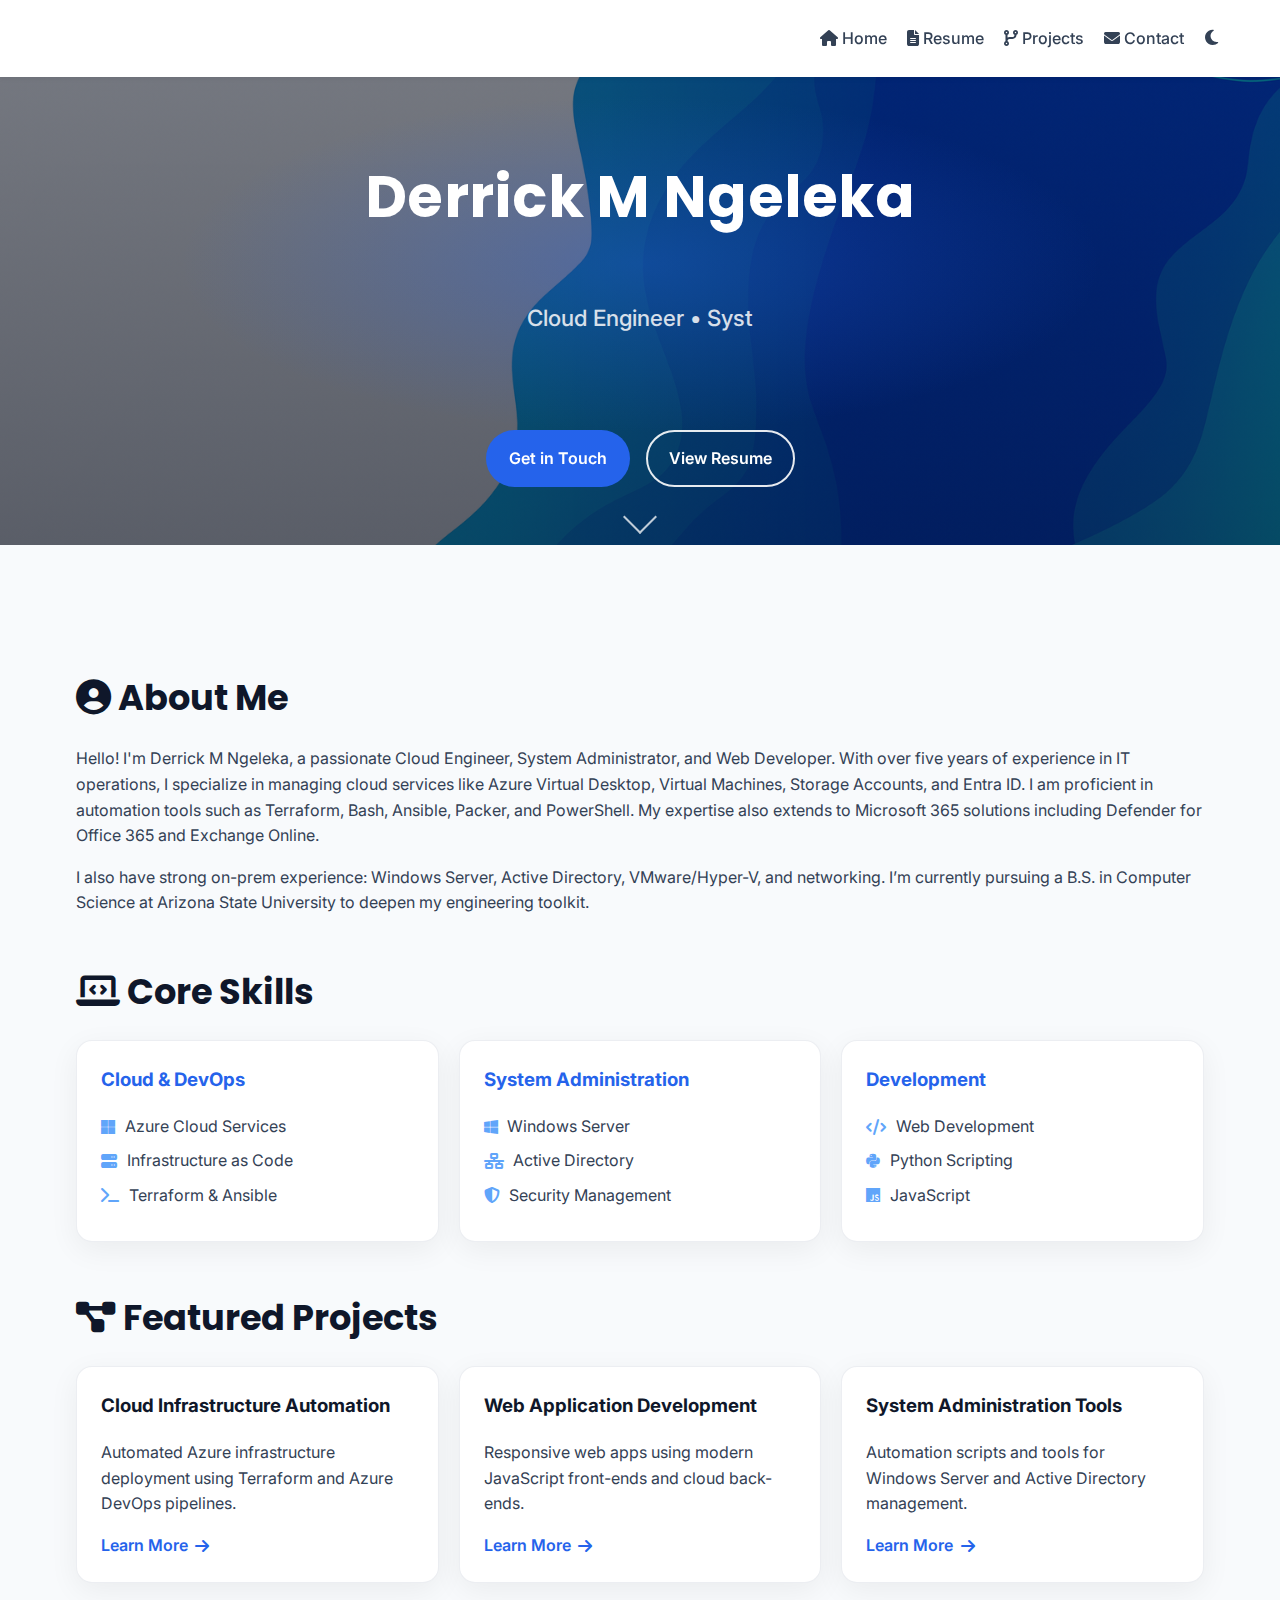
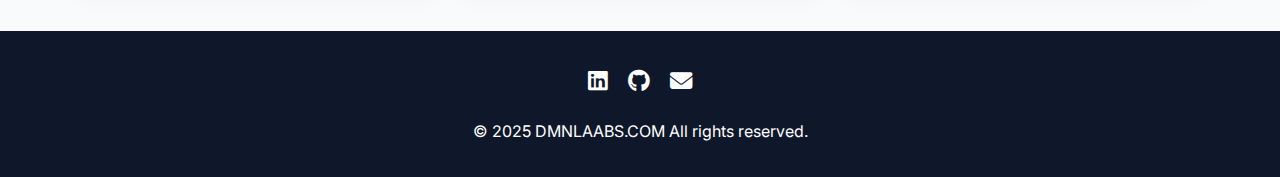
<file: index.html>
<!DOCTYPE html>
<html lang="en">
<head>
  <meta charset="UTF-8" />
  <meta name="viewport" content="width=device-width, initial-scale=1" />
  <meta name="description" content="Derrick M Ngeleka - Cloud Engineer, System Administrator, and Web Developer Portfolio">
  <meta name="color-scheme" content="light dark" />
  <title>Derrick M Ngeleka | Cloud Engineer & System Administrator</title>

  <!-- Fonts / Icons -->
  <link rel="preconnect" href="https://fonts.googleapis.com" />
  <link rel="preconnect" href="https://fonts.gstatic.com" crossorigin />
  <link href="https://fonts.googleapis.com/css2?family=Inter:wght@400;500;600&family=Poppins:wght@500;600;700&display=swap" rel="stylesheet" />
  <link rel="stylesheet" href="https://cdnjs.cloudflare.com/ajax/libs/font-awesome/6.5.2/css/all.min.css" />

  <link rel="stylesheet" href="./assets/src/styles/styles.css" />
  <script src="./assets/src/scripts/main.js" defer></script>
</head>
<body>
  <header class="header" role="banner">
    <nav class="nav" role="navigation" aria-label="Main navigation">
      <button class="nav-toggle" aria-label="Toggle navigation"><span class="hamburger"></span></button>
      <ul class="nav-list">
        <li><a href="index.html" aria-current="page"><i class="fas fa-home"></i> Home</a></li>
        <li><a href="./assets/src/pages/my-resume.html"><i class="fas fa-file-alt"></i> Resume</a></li>
        <li><a href="#projects"><i class="fas fa-code-branch"></i> Projects</a></li>
        <li><a href="./assets/src/pages/contact.html"><i class="fas fa-envelope"></i> Contact</a></li>
      </ul>
      <button class="theme-toggle" aria-label="Toggle dark mode" title="Toggle dark mode">
        <i class="fa-solid fa-moon"></i>
      </button>
    </nav>
    </header>

    <!-- hero moved outside header so it scrolls underneath fixed navbar -->
    <div class="hero" role="img" aria-label="Portfolio background image">
      <div class="hero-overlay"></div>
      <h1>Derrick M Ngeleka</h1>
      <h2 data-type="Cloud Engineer • System Administrator • Web Developer">
        Cloud Engineer • System Administrator • Web Developer
      </h2>
      <div class="hero-cta">
        <a href="contact.html" class="cta-button primary">Get in Touch</a>
        <a href="my-resume.html" class="cta-button secondary">View Resume</a>
      </div>
      <div class="hero-scrollhint" aria-hidden="true"><span class="chev"></span></div>
    </div>

  <main role="main" class="main-content" aria-label="Main content">
    <section class="welcome-section" id="about">
      <div class="container">
        <h2><i class="fas fa-user-circle"></i> About Me</h2>
        <div class="about-content">
          <p>
            Hello! I'm Derrick M Ngeleka, a passionate Cloud Engineer, System Administrator, and Web Developer.
            With over five years of experience in IT operations, I specialize in managing cloud services like
            Azure Virtual Desktop, Virtual Machines, Storage Accounts, and Entra ID. I am proficient in automation tools such as
            Terraform, Bash, Ansible, Packer, and PowerShell. My expertise also extends to Microsoft 365 solutions including
            Defender for Office 365 and Exchange Online.
          </p>
          <p>
            I also have strong on-prem experience: Windows Server, Active Directory, VMware/Hyper-V, and networking.
            I’m currently pursuing a B.S. in Computer Science at Arizona State University to deepen my engineering toolkit.
          </p>
        </div>
      </div>
    </section>

    <section class="skills-section" id="skills">
      <div class="container">
        <h2><i class="fas fa-laptop-code"></i> Core Skills</h2>
        <div class="skills-grid">
          <div class="skill-category">
            <h3>Cloud & DevOps</h3>
            <ul>
              <li><i class="fa-brands fa-microsoft"></i> Azure Cloud Services</li>
              <li><i class="fas fa-server"></i> Infrastructure as Code</li>
              <li><i class="fas fa-terminal"></i> Terraform & Ansible</li>
            </ul>
          </div>
          <div class="skill-category">
            <h3>System Administration</h3>
            <ul>
              <li><i class="fa-brands fa-windows"></i> Windows Server</li>
              <li><i class="fas fa-network-wired"></i> Active Directory</li>
              <li><i class="fas fa-shield-halved"></i> Security Management</li>
            </ul>
          </div>
          <div class="skill-category">
            <h3>Development</h3>
            <ul>
              <li><i class="fas fa-code"></i> Web Development</li>
              <li><i class="fa-brands fa-python"></i> Python Scripting</li>
              <li><i class="fa-brands fa-js"></i> JavaScript</li>
            </ul>
          </div>
        </div>
      </div>
    </section>

    <section class="projects-section" id="projects">
      <div class="container">
        <h2><i class="fas fa-project-diagram"></i> Featured Projects</h2>
        <div class="project-grid">
          <article class="project-card">
            <h3>Cloud Infrastructure Automation</h3>
            <p>Automated Azure infrastructure deployment using Terraform and Azure DevOps pipelines.</p>
            <a href="#" class="project-link">Learn More <i class="fas fa-arrow-right"></i></a>
          </article>
          <article class="project-card">
            <h3>Web Application Development</h3>
            <p>Responsive web apps using modern JavaScript front-ends and cloud back-ends.</p>
            <a href="#" class="project-link">Learn More <i class="fas fa-arrow-right"></i></a>
          </article>
          <article class="project-card">
            <h3>System Administration Tools</h3>
            <p>Automation scripts and tools for Windows Server and Active Directory management.</p>
            <a href="#" class="project-link">Learn More <i class="fas fa-arrow-right"></i></a>
          </article>
        </div>
      </div>
    </section>
  </main>

  <footer role="contentinfo" class="footer">
    <div class="container">
      <div class="footer-content">
        <div class="footer-social">
          <a href="https://linkedin.com/in/yourprofile" aria-label="LinkedIn Profile"><i class="fab fa-linkedin"></i></a>
          <a href="https://github.com/yourusername" aria-label="GitHub Profile"><i class="fab fa-github"></i></a>
          <a href="mailto:your.email@example.com" aria-label="Email Contact"><i class="fas fa-envelope"></i></a>
        </div>
        <p class="footer-text">&copy; 2025 DMNLAABS.COM All rights reserved.</p>
      </div>
    </div>
  </footer>
</body>
</html>
</file>
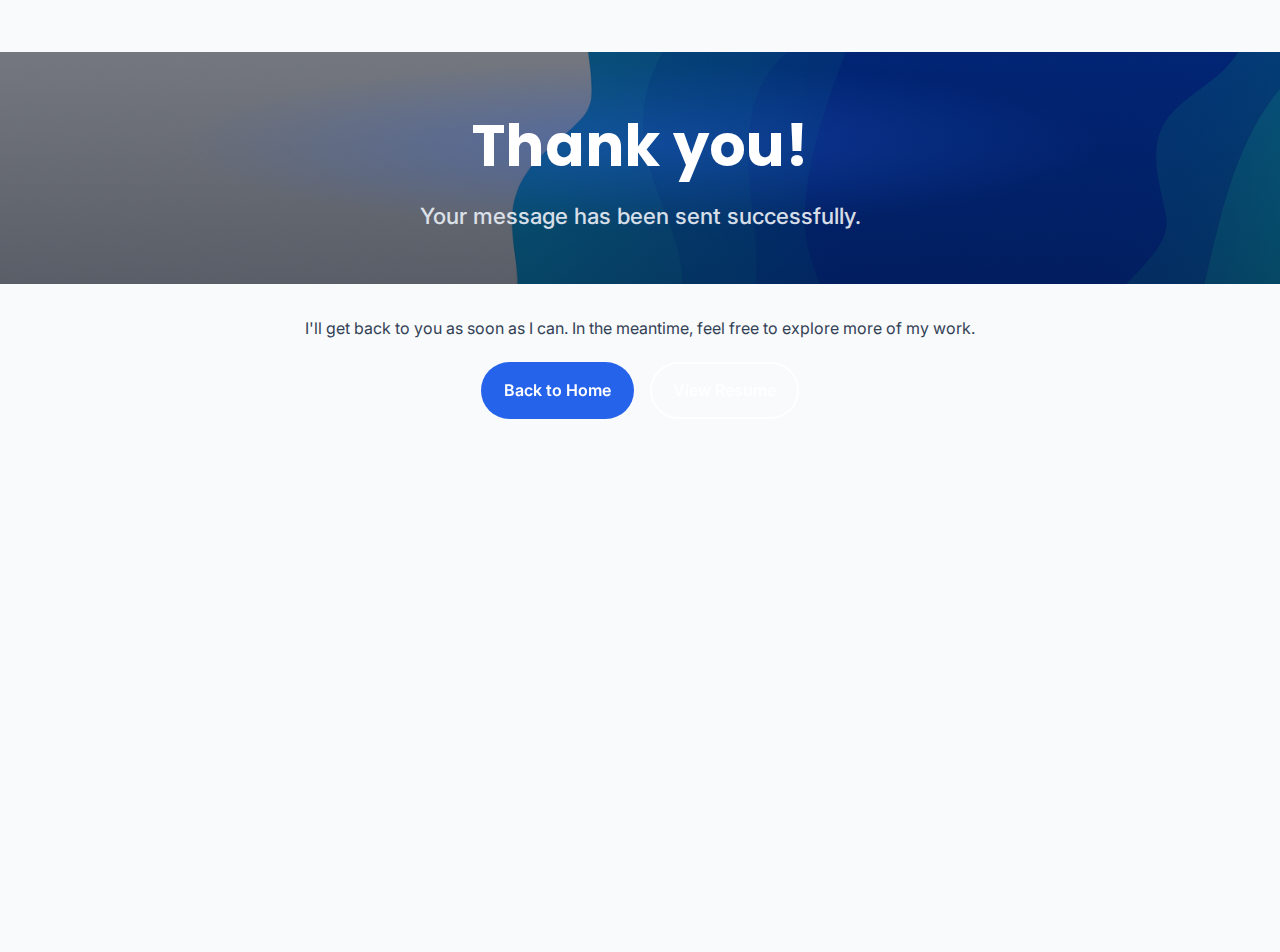
<file: thank-you.html>
<!DOCTYPE html>
<html lang="en">
<head>
  <meta charset="UTF-8" />
  <meta name="viewport" content="width=device-width, initial-scale=1" />
  <title>Thanks! | Derrick M Ngeleka</title>
  <link rel="preconnect" href="https://fonts.googleapis.com" />
  <link rel="preconnect" href="https://fonts.gstatic.com" crossorigin />
  <link href="https://fonts.googleapis.com/css2?family=Inter:wght@400;500;600&family=Poppins:wght@500;600;700&display=swap" rel="stylesheet" />
  <link rel="stylesheet" href="./assets/src/styles/styles.css" />
</head>
<body>
  <div class="hero small" role="img" aria-label="Thank you">
    <div class="hero-overlay"></div>
    <h1>Thank you!</h1>
    <h2>Your message has been sent successfully.</h2>
  </div>
  
  <main style="max-width:800px;margin:2rem auto;padding:0 1.25rem;text-align:center;">
    <p>I'll get back to you as soon as I can. In the meantime, feel free to explore more of my work.</p>
    <div style="margin-top:1.25rem;display:flex;gap:1rem;justify-content:center;flex-wrap:wrap;">
      <a class="cta-button primary" href="/index.html">Back to Home</a>
      <a class="cta-button secondary" href="/assets/src/pages/my-resume.html">View Resume</a>
    </div>
  </main>
</body>
</html>
</file>
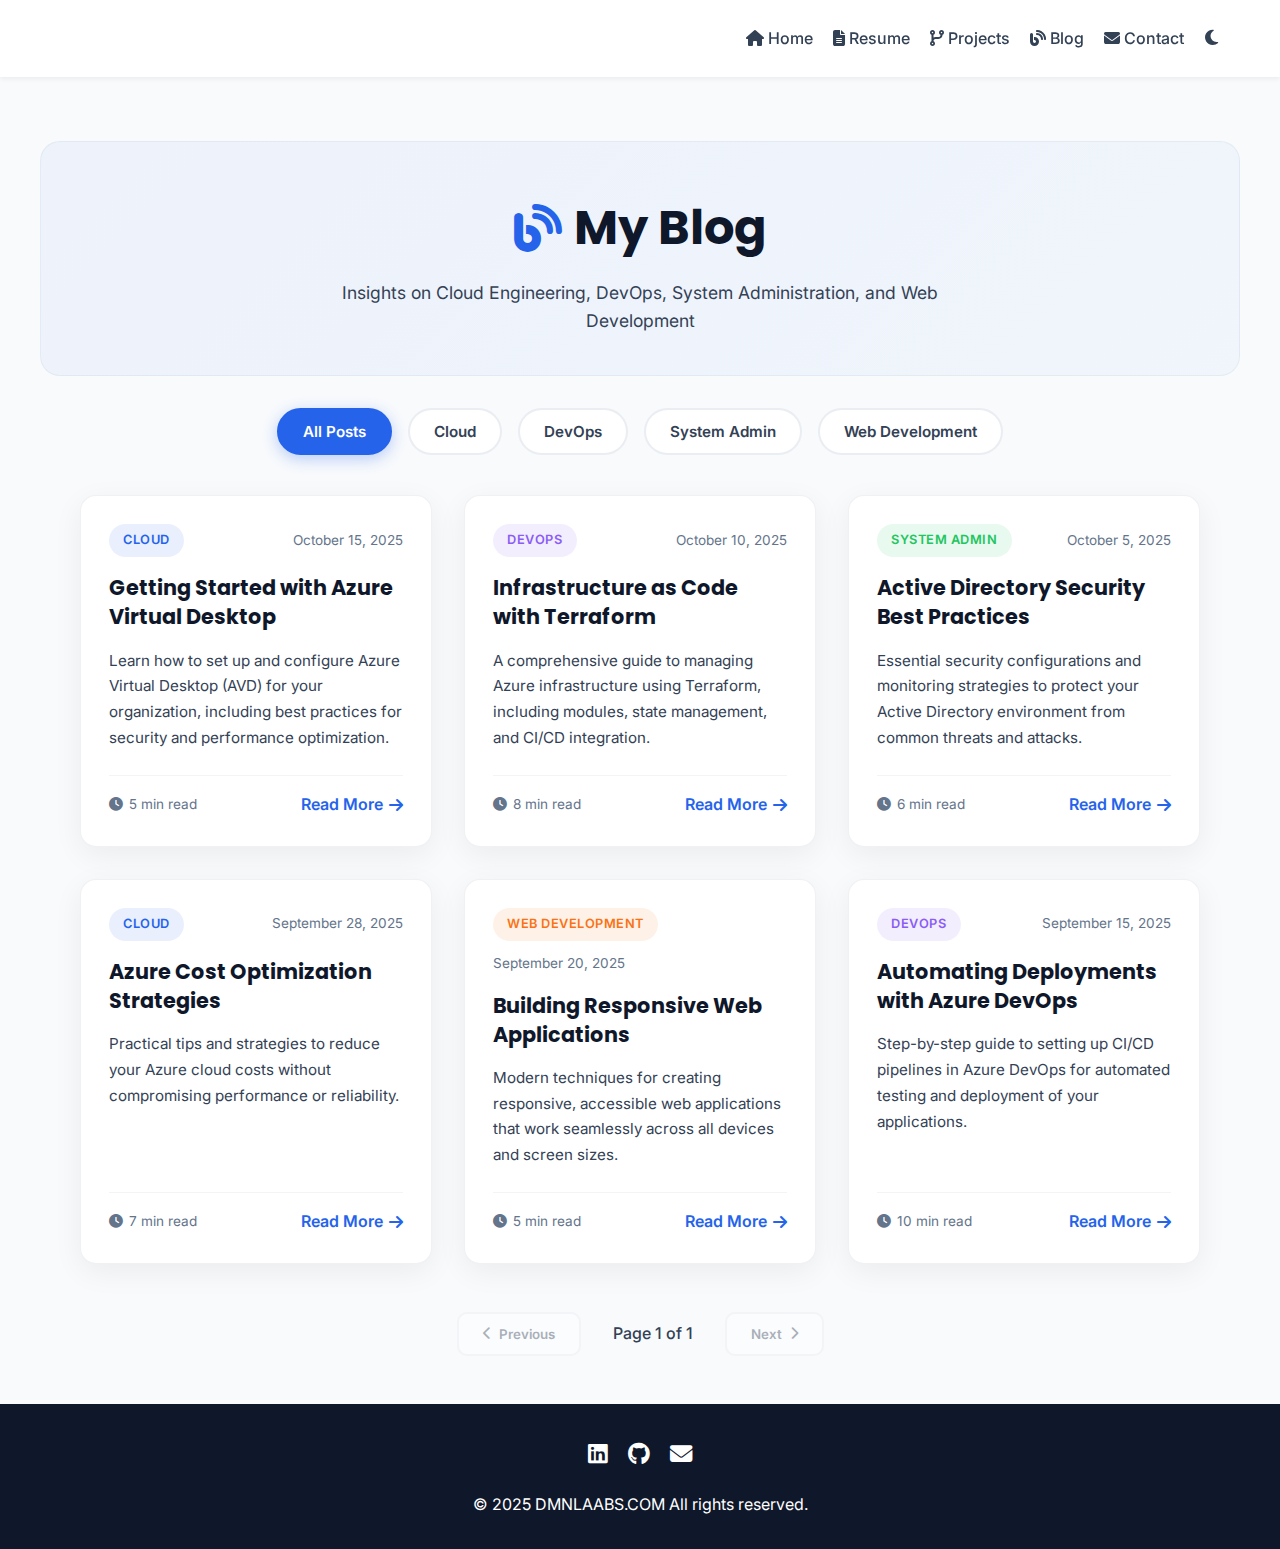
<file: assets/src/pages/blog.html>
<!DOCTYPE html>
<html lang="en">
<head>
  <meta charset="UTF-8" />
  <meta name="viewport" content="width=device-width, initial-scale=1" />
  <meta name="description" content="Derrick M Ngeleka - Blog on Cloud Engineering, System Administration, and Web Development">
  <meta name="color-scheme" content="light dark" />
  <title>Blog | Derrick M Ngeleka</title>

  <!-- Fonts / Icons -->
  <link rel="preconnect" href="https://fonts.googleapis.com" />
  <link rel="preconnect" href="https://fonts.gstatic.com" crossorigin />
  <link href="https://fonts.googleapis.com/css2?family=Inter:wght@400;500;600&family=Poppins:wght@500;600;700&display=swap" rel="stylesheet" />
  <link rel="stylesheet" href="https://cdnjs.cloudflare.com/ajax/libs/font-awesome/6.5.2/css/all.min.css" />

  <link rel="stylesheet" href="../styles/styles.css" />
  <script src="../scripts/main.js" defer></script>
  <script src="../scripts/blog.js" defer></script>
</head>
<body>
  <header class="header" role="banner">
    <nav class="nav" role="navigation" aria-label="Main navigation">
      <button class="nav-toggle" aria-label="Toggle navigation"><span class="hamburger"></span></button>
      <ul class="nav-list">
        <li><a href="../../../index.html"><i class="fas fa-home"></i> Home</a></li>
        <li><a href="my-resume.html"><i class="fas fa-file-alt"></i> Resume</a></li>
        <li><a href="../../../index.html#projects"><i class="fas fa-code-branch"></i> Projects</a></li>
        <li><a href="blog.html" aria-current="page"><i class="fas fa-blog"></i> Blog</a></li>
        <li><a href="contact.html"><i class="fas fa-envelope"></i> Contact</a></li>
      </ul>
      <button class="theme-toggle" aria-label="Toggle dark mode" title="Toggle dark mode">
        <i class="fa-solid fa-moon"></i>
      </button>
    </nav>
  </header>

  <main role="main" class="main-content blog-main" aria-label="Blog content">
    <section class="page-hero">
      <div class="container">
        <h1><i class="fas fa-blog"></i> My Blog</h1>
        <p class="page-subtitle">Insights on Cloud Engineering, DevOps, System Administration, and Web Development</p>
      </div>
    </section>

    <section class="blog-section">
      <div class="container">
        <div class="blog-filters">
          <button class="filter-btn active" data-category="all">All Posts</button>
          <button class="filter-btn" data-category="cloud">Cloud</button>
          <button class="filter-btn" data-category="devops">DevOps</button>
          <button class="filter-btn" data-category="sysadmin">System Admin</button>
          <button class="filter-btn" data-category="webdev">Web Development</button>
        </div>

        <div class="blog-grid" id="blogGrid">
          <!-- Blog posts will be dynamically loaded here -->
          <article class="blog-card" data-category="cloud">
            <div class="blog-card-header">
              <span class="blog-category cloud">Cloud</span>
              <span class="blog-date">October 15, 2025</span>
            </div>
            <h3>Getting Started with Azure Virtual Desktop</h3>
            <p>Learn how to set up and configure Azure Virtual Desktop (AVD) for your organization, including best practices for security and performance optimization.</p>
            <div class="blog-card-footer">
              <span class="read-time"><i class="fas fa-clock"></i> 5 min read</span>
              <a href="#" class="read-more">Read More <i class="fas fa-arrow-right"></i></a>
            </div>
          </article>

          <article class="blog-card" data-category="devops">
            <div class="blog-card-header">
              <span class="blog-category devops">DevOps</span>
              <span class="blog-date">October 10, 2025</span>
            </div>
            <h3>Infrastructure as Code with Terraform</h3>
            <p>A comprehensive guide to managing Azure infrastructure using Terraform, including modules, state management, and CI/CD integration.</p>
            <div class="blog-card-footer">
              <span class="read-time"><i class="fas fa-clock"></i> 8 min read</span>
              <a href="#" class="read-more">Read More <i class="fas fa-arrow-right"></i></a>
            </div>
          </article>

          <article class="blog-card" data-category="sysadmin">
            <div class="blog-card-header">
              <span class="blog-category sysadmin">System Admin</span>
              <span class="blog-date">October 5, 2025</span>
            </div>
            <h3>Active Directory Security Best Practices</h3>
            <p>Essential security configurations and monitoring strategies to protect your Active Directory environment from common threats and attacks.</p>
            <div class="blog-card-footer">
              <span class="read-time"><i class="fas fa-clock"></i> 6 min read</span>
              <a href="#" class="read-more">Read More <i class="fas fa-arrow-right"></i></a>
            </div>
          </article>

          <article class="blog-card" data-category="cloud">
            <div class="blog-card-header">
              <span class="blog-category cloud">Cloud</span>
              <span class="blog-date">September 28, 2025</span>
            </div>
            <h3>Azure Cost Optimization Strategies</h3>
            <p>Practical tips and strategies to reduce your Azure cloud costs without compromising performance or reliability.</p>
            <div class="blog-card-footer">
              <span class="read-time"><i class="fas fa-clock"></i> 7 min read</span>
              <a href="#" class="read-more">Read More <i class="fas fa-arrow-right"></i></a>
            </div>
          </article>

          <article class="blog-card" data-category="webdev">
            <div class="blog-card-header">
              <span class="blog-category webdev">Web Development</span>
              <span class="blog-date">September 20, 2025</span>
            </div>
            <h3>Building Responsive Web Applications</h3>
            <p>Modern techniques for creating responsive, accessible web applications that work seamlessly across all devices and screen sizes.</p>
            <div class="blog-card-footer">
              <span class="read-time"><i class="fas fa-clock"></i> 5 min read</span>
              <a href="#" class="read-more">Read More <i class="fas fa-arrow-right"></i></a>
            </div>
          </article>

          <article class="blog-card" data-category="devops">
            <div class="blog-card-header">
              <span class="blog-category devops">DevOps</span>
              <span class="blog-date">September 15, 2025</span>
            </div>
            <h3>Automating Deployments with Azure DevOps</h3>
            <p>Step-by-step guide to setting up CI/CD pipelines in Azure DevOps for automated testing and deployment of your applications.</p>
            <div class="blog-card-footer">
              <span class="read-time"><i class="fas fa-clock"></i> 10 min read</span>
              <a href="#" class="read-more">Read More <i class="fas fa-arrow-right"></i></a>
            </div>
          </article>
        </div>

        <div class="blog-pagination">
          <button class="pagination-btn" disabled><i class="fas fa-chevron-left"></i> Previous</button>
          <span class="pagination-info">Page 1 of 1</span>
          <button class="pagination-btn" disabled>Next <i class="fas fa-chevron-right"></i></button>
        </div>
      </div>
    </section>
  </main>

  <footer role="contentinfo" class="footer">
    <div class="container">
      <div class="footer-content">
        <div class="footer-social">
          <a href="https://linkedin.com/in/yourprofile" aria-label="LinkedIn Profile"><i class="fab fa-linkedin"></i></a>
          <a href="https://github.com/yourusername" aria-label="GitHub Profile"><i class="fab fa-github"></i></a>
          <a href="mailto:your.email@example.com" aria-label="Email Contact"><i class="fas fa-envelope"></i></a>
        </div>
        <p class="footer-text">&copy; 2025 DMNLAABS.COM All rights reserved.</p>
      </div>
    </div>
  </footer>
</body>
</html>
</file>
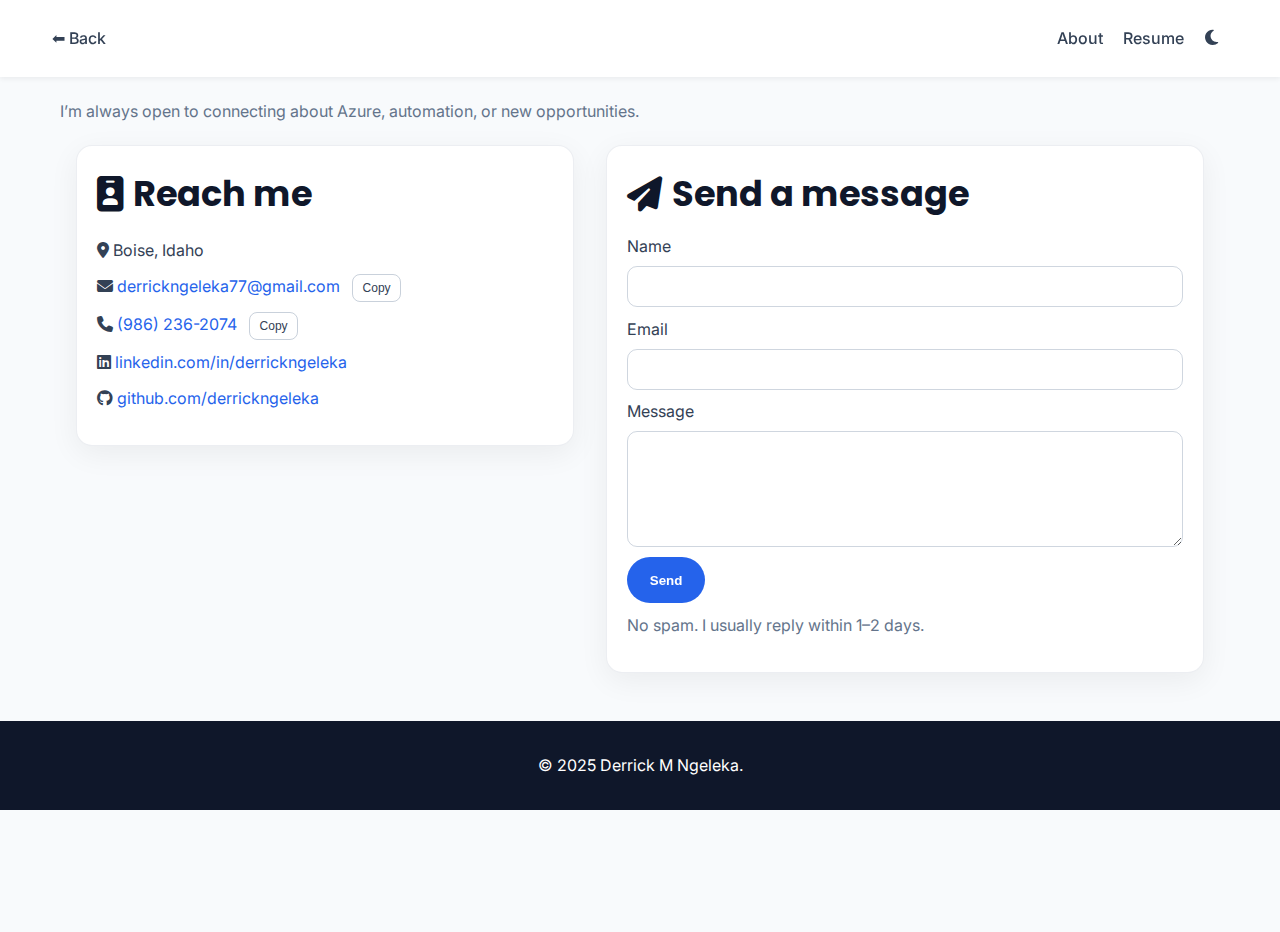
<file: assets/src/pages/contact.html>
<!DOCTYPE html>
<html lang="en">
<head>
  <meta charset="UTF-8" />
  <meta name="viewport" content="width=device-width, initial-scale=1" />
  <meta name="color-scheme" content="light dark" />
  <title>Contact | Derrick M Ngeleka</title>
  <link rel="preconnect" href="https://fonts.googleapis.com" />
  <link rel="preconnect" href="https://fonts.gstatic.com" crossorigin />
  <link href="https://fonts.googleapis.com/css2?family=Inter:wght@400;500;600&family=Poppins:wght@500;600;700&display=swap" rel="stylesheet" />
  <link rel="stylesheet" href="https://cdnjs.cloudflare.com/ajax/libs/font-awesome/6.5.2/css/all.min.css" />
  <link rel="stylesheet" href="../styles/styles.css" />
  <script src="../scripts/main.js" defer></script>
</head>
<body>
  <header class="header">
    <nav class="nav" aria-label="Main navigation">
      <a href="index.html" class="brand" aria-label="Home">⬅ Back</a>
      <ul class="nav-list">
        <li><a href="index.html#about">About</a></li>
        <li><a href="my-resume.html">Resume</a></li>
      </ul>
      <button class="theme-toggle" aria-label="Toggle dark mode" title="Toggle dark mode"><i class="fa-solid fa-moon"></i></button>
    </nav>
  </header>

  <main class="container">
    <h1 class="page-title">Contact Me</h1>
    <p class="page-intro">I’m always open to connecting about Azure, automation, or new opportunities.</p>

    <section class="contact-grid">
      <div class="contact-card">
        <h2><i class="fa-solid fa-id-badge"></i> Reach me</h2>
        <ul class="contact-list">
          <li><i class="fa-solid fa-location-dot"></i> Boise, Idaho</li>
          <li>
            <i class="fa-solid fa-envelope"></i>
            <a href="mailto:derrickngeleka77@gmail.com">derrickngeleka77@gmail.com</a>
            <button class="copy-btn" data-copy="derrickngeleka77@gmail.com" aria-label="Copy email">Copy</button>
          </li>
          <li>
            <i class="fa-solid fa-phone"></i>
            <a href="tel:+19862362074">(986) 236-2074</a>
            <button class="copy-btn" data-copy="+19862362074" aria-label="Copy phone">Copy</button>
          </li>
          <li><i class="fa-brands fa-linkedin"></i> <a target="_blank" href="https://www.linkedin.com/in/derrick-ngeleka-55b8331b0/">linkedin.com/in/derrickngeleka</a></li>
          <li><i class="fa-brands fa-github"></i> <a target="_blank" href="https://github.com/derrickngeleka">github.com/derrickngeleka</a></li>
        </ul>
      </div>

      <form class="contact-card contact-form" name="contact" method="POST" data-netlify="true">
        <h2><i class="fa-solid fa-paper-plane"></i> Send a message</h2>
        <input type="hidden" name="form-name" value="contact" />
        <label>
          <span>Name</span>
          <input required name="name" autocomplete="name" />
        </label>
        <label>
          <span>Email</span>
          <input required type="email" name="email" autocomplete="email" />
        </label>
        <label>
          <span>Message</span>
          <textarea required name="message" rows="6"></textarea>
        </label>
        <button class="cta-button primary" type="submit">Send</button>
        <p class="form-note">No spam. I usually reply within 1–2 days.</p>
      </form>
    </section>
  </main>

  <footer class="footer">
    <div class="container"><p class="footer-text">&copy; 2025 Derrick M Ngeleka.</p></div>
  </footer>
</body>
</html>
</file>
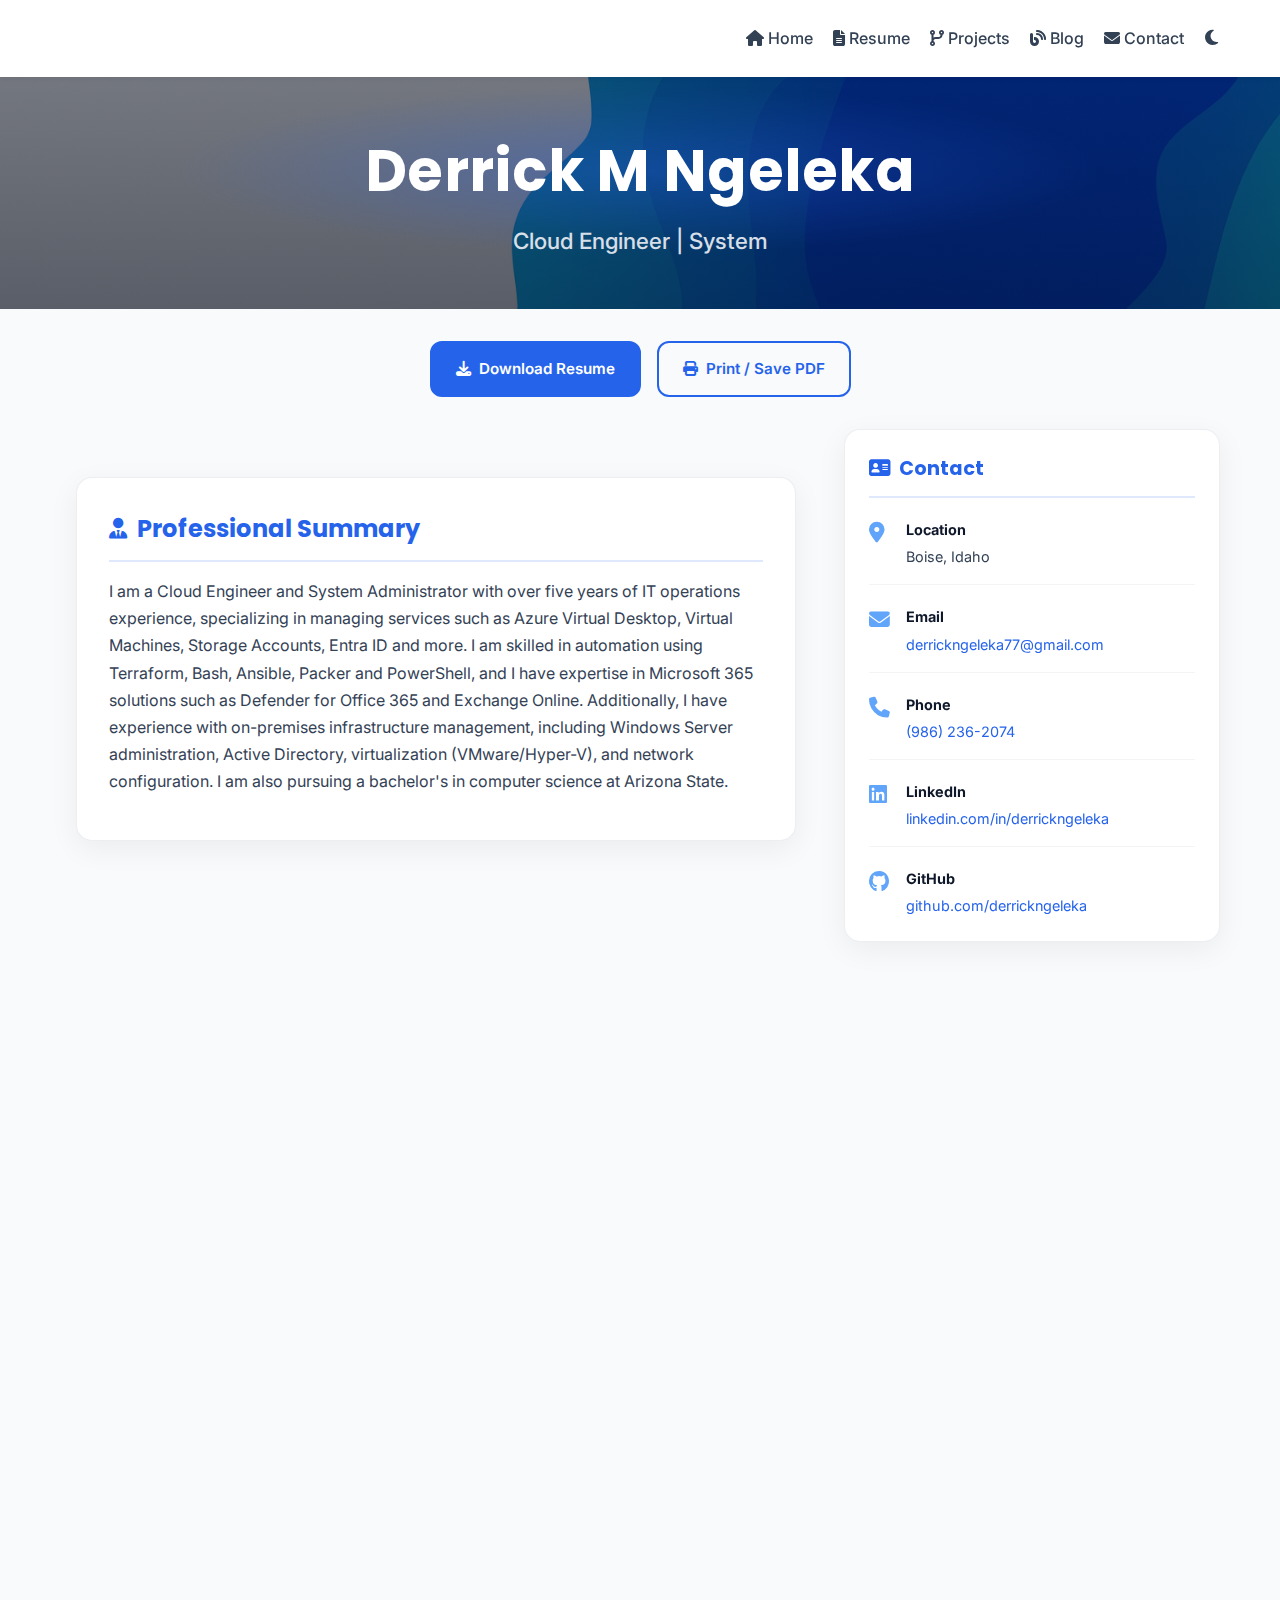
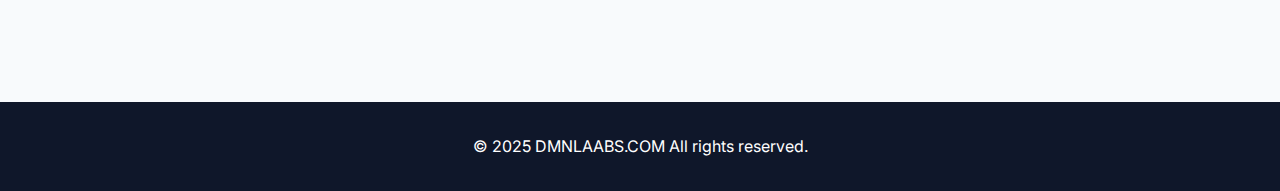
<file: assets/src/pages/my-resume.html>
<!DOCTYPE html>
<html lang="en">
<head>
    <meta charset="UTF-8">
    <meta name="viewport" content="width=device-width, initial-scale=1.0">
    <title>Derrick M Ngeleka - Resume | Cloud Engineer & System Administrator</title>
    <meta name="description" content="Professional resume of Derrick M Ngeleka - Cloud Engineer, System Administrator, and Web Developer">
    
    <!-- Fonts / Icons -->
    <link rel="preconnect" href="https://fonts.googleapis.com">
    <link rel="preconnect" href="https://fonts.gstatic.com" crossorigin>
    <link href="https://fonts.googleapis.com/css2?family=Inter:wght@400;500;600&family=Poppins:wght@500;600;700&display=swap" rel="stylesheet">
    <link rel="stylesheet" href="https://cdnjs.cloudflare.com/ajax/libs/font-awesome/6.5.2/css/all.min.css">
    
    <link rel="stylesheet" href="../styles/styles.css">
</head>
<body>
    <header class="header" role="banner">
        <nav class="nav" role="navigation" aria-label="Main navigation">
            <button class="nav-toggle" aria-label="Toggle navigation"><span class="hamburger"></span></button>
            <ul class="nav-list">
                <li><a href="../../../index.html"><i class="fas fa-home"></i> Home</a></li>
                <li><a href="./my-resume.html" aria-current="page"><i class="fas fa-file-alt"></i> Resume</a></li>
                <li><a href="../../../index.html#projects"><i class="fas fa-code-branch"></i> Projects</a></li>
                <li><a href="./blog.html"><i class="fas fa-blog"></i> Blog</a></li>
                <li><a href="./contact.html"><i class="fas fa-envelope"></i> Contact</a></li>
            </ul>
            <button class="theme-toggle" aria-label="Toggle dark mode" title="Toggle dark mode">
                <i class="fa-solid fa-moon"></i>
            </button>
        </nav>
    </header>

    <div class="hero small" role="img" aria-label="Resume background image">
        <div class="hero-overlay"></div>
        <h1>Derrick M Ngeleka</h1>
        <h2>Cloud Engineer | System Administrator | Web Developer</h2>
    </div>

    <main class="resume-container">
        <div class="resume-header-actions">
            <a class="btn-resume btn-primary" href="../../pdf/myResume.pdf" download>
                <i class="fas fa-download"></i> Download Resume
            </a>
            <button class="btn-resume btn-secondary" id="print-resume">
                <i class="fas fa-print"></i> Print / Save PDF
            </button>
        </div>

        <div class="resume-body">
            <section class="resume-main">
                                <div class="resume-section">
                    <h2><i class="fas fa-user-tie"></i> Professional Summary</h2>
                    <div class="section-content">
                        <p>
                            I am a Cloud Engineer and System Administrator with over five years of IT operations experience, specializing
                            in managing services such as Azure Virtual Desktop, Virtual Machines, Storage Accounts, Entra ID and more. I am skilled
                            in automation using Terraform, Bash, Ansible, Packer and PowerShell, and I have expertise in
                            Microsoft 365 solutions such as Defender for Office 365 and Exchange Online. Additionally, I have experience
                            with on-premises infrastructure management, including Windows Server administration, Active Directory,
                            virtualization (VMware/Hyper-V), and network configuration. I am also pursuing a bachelor's in computer
                            science at Arizona State.
                        </p>
                    </div>
                </div>

                <div class="resume-section">
                    <h2><i class="fas fa-bullseye"></i> Objective Statement</h2>
                    <div class="section-content">
                        <p>To leverage my experience in cloud engineering, system administration, and automation to design, implement, and manage secure, scalable cloud solutions. I aim to contribute to an innovative organization where I can apply my skills in Microsoft Azure, Terraform, and DevOps practices while continuing to grow as a Cloud Architect and technology leader.</p>
                    </div>
                </div>

                <div class="resume-section experience-section">
                    <h2><i class="fas fa-briefcase"></i> Professional Experience</h2>
                    <div class="experience-timeline">
                        <div class="experience-card animate-on-scroll">
                            <div class="exp-header">
                                <div class="exp-icon"><i class="fas fa-cloud"></i></div>
                                <div>
                                    <h3>PacificSource Health Plans</h3>
                                    <span class="exp-role">Cloud Services Administrator</span>
                                </div>
                                <span class="exp-dates">Feb 2023–Present</span>
                            </div>
                            <ul class="exp-list">
                                <li>Support development teams by building and managing Azure infrastructure, including Storage Accounts, Virtual Machines, Function Apps, App Registrations, and other Azure resources.</li>
                                <li>Manage and monitor Azure environments, ensuring all deployed resources are optimized, secured, and aligned with organizational standards.</li>
                                <li>Perform resource lifecycle management, identifying and removing unused or outdated assets to control costs and maintain efficiency.</li>
                                <li>Configure and maintain Azure Backup and Recovery Services Vaults to protect virtual machines, workloads, and application data.</li>
                                <li>Administer Microsoft 365 services, including group creation, user access control, Defender for Office 365, Microsoft 365 Copilot, Intune, Exchange Online, and Microsoft Purview to enhance security and collaboration.</li>
                                <li>Collaborate with developers and IT teams to automate deployments, troubleshoot environment issues, and implement best practices for scalability and reliability.</li>
                                <li>Maintain compliance and operational integrity through regular audits, patching, and configuration management.</li>
                                <li>Utilized Terraform to provision and manage infrastructure as code, enabling scalable, repeatable infrastructure setups.</li>
                            </ul>
                        </div>
                        <div class="experience-card animate-on-scroll">
                            <div class="exp-header">
                                <div class="exp-icon"><i class="fas fa-network-wired"></i></div>
                                <div>
                                    <h3>Stability Networks – Boise, ID</h3>
                                    <span class="exp-role">System Administrator</span>
                                </div>
                                <span class="exp-dates">Jan 2022–Feb 2023</span>
                            </div>
                            <ul class="exp-list">
                                <li>Deployed and managed Hyper-V servers, including provisioning and configuring virtual machines to meet organizational needs.</li>
                                <li>Conducted regular backups, updates, and patching of servers to maintain security, stability, and compliance.</li>
                                <li>Configured and deployed workstations, ensuring optimized performance and adherence to organizational standards.</li>
                                <li>Performed routine patch management for both servers and workstations, reducing vulnerabilities and enhancing system reliability.</li>
                                <li>Administered and maintained Active Directory across Microsoft Windows Server environments (2008–2022), implementing access policies and ensuring consistent identity management.</li>
                                <li>Configured and supported Azure Virtual Desktop, enabling secure and efficient remote access for end users.</li>
                                <li>Diagnosed and resolved IP connectivity and network performance issues, minimizing downtime and improving network reliability.</li>
                                <li>Provided ongoing technical support and troubleshooting for end users, enhancing overall IT efficiency and satisfaction.</li>
                            </ul>
                        </div>
                        <div class="experience-card animate-on-scroll">
                            <div class="exp-header">
                                <div class="exp-icon"><i class="fas fa-server"></i></div>
                                <div>
                                    <h3>Computer Arts Inc. – Boise, ID</h3>
                                    <span class="exp-role">Network Support Specialist</span>
                                </div>
                                <span class="exp-dates">Jan 2020–Jan 2022</span>
                            </div>
                            <ul class="exp-list">
                                <li>Managed over 20 Windows servers in a hybrid on-premises and cloud environment, implementing automation scripts for maintenance.</li>
                                <li>Provisioned infrastructure and managed configurations using Terraform and Ansible.</li>
                                <li>Deployed and administered Exchange servers and Active Directory environments to support organizational needs.</li>
                                <li>Improved system resilience through automated backup solutions and device configuration management.</li>
                            </ul>
                        </div>
                    </div>
                </div>
            </section>

            <aside class="resume-side">
                <div class="card contact-card">
                    <h3><i class="fas fa-address-card"></i> Contact</h3>
                    <div class="contact-item">
                        <i class="fas fa-map-marker-alt"></i>
                        <div>
                            <strong>Location</strong>
                            <p>Boise, Idaho</p>
                        </div>
                    </div>
                    <div class="contact-item">
                        <i class="fas fa-envelope"></i>
                        <div>
                            <strong>Email</strong>
                            <p><a href="mailto:derrickngeleka77@gmail.com">derrickngeleka77@gmail.com</a></p>
                        </div>
                    </div>
                    <div class="contact-item">
                        <i class="fas fa-phone"></i>
                        <div>
                            <strong>Phone</strong>
                            <p><a href="tel:+19862362074">(986) 236-2074</a></p>
                        </div>
                    </div>
                    <div class="contact-item">
                        <i class="fab fa-linkedin"></i>
                        <div>
                            <strong>LinkedIn</strong>
                            <p><a href="https://www.linkedin.com/in/derrick-ngeleka-55b8331b0/" target="_blank" rel="noopener">linkedin.com/in/derrickngeleka</a></p>
                        </div>
                    </div>
                    <div class="contact-item">
                        <i class="fab fa-github"></i>
                        <div>
                            <strong>GitHub</strong>
                            <p><a href="https://github.com/derrickngeleka" target="_blank" rel="noopener">github.com/derrickngeleka</a></p>
                        </div>
                    </div>
                </div>

                <div class="card education-card">
                    <h3><i class="fas fa-graduation-cap"></i> Education</h3>
                    <div class="education-item">
                        <h4>Arizona State University</h4>
                        <p class="degree">B.S. Computer Science (In Progress)</p>
                        <p class="date"><i class="far fa-calendar"></i> Expected May 2028</p>
                    </div>
                    <div class="education-item">
                        <h4>College of Western Idaho</h4>
                        <p class="degree">Associate of Applied Science in Network and Systems Administration</p>
                        <p class="date"><i class="far fa-calendar"></i> Graduated May 2020</p>
                    </div>
                </div>

                <div class="card skills-card tech-skills-section">
                    <h3><i class="fas fa-tools"></i> Technical Skills</h3>
                    <div class="tech-skills-grid">
                        <div class="tech-skill-group animate-skill">
                            <div class="skill-group-icon" style="background:linear-gradient(135deg,#2563eb,#60a5fa);"><i class="fab fa-microsoft"></i></div>
                            <div>
                                <h4>Cloud Platforms</h4>
                                <ul>
                                    <li>Azure (Virtual Desktop, Entra ID, VMs, Storage Accounts, Conditional Access)</li>
                                </ul>
                            </div>
                        </div>
                        <div class="tech-skill-group animate-skill">
                            <div class="skill-group-icon" style="background:linear-gradient(135deg,#3b82f6,#60a5fa);"><i class="fab fa-microsoft"></i></div>
                            <div>
                                <h4>Microsoft 365 Services</h4>
                                <ul>
                                    <li>Defender for Office 365, Copilot, Intune, Exchange Online, Microsoft Purview</li>
                                </ul>
                            </div>
                        </div>
                        <div class="tech-skill-group animate-skill">
                            <div class="skill-group-icon" style="background:linear-gradient(135deg,#6366f1,#60a5fa);"><i class="fas fa-code-branch"></i></div>
                            <div>
                                <h4>IaC & Automation</h4>
                                <ul>
                                    <li>Terraform, Ansible, PowerShell, Bicep, ARM Templates</li>
                                </ul>
                            </div>
                        </div>
                        <div class="tech-skill-group animate-skill">
                            <div class="skill-group-icon" style="background:linear-gradient(135deg,#0ea5e9,#2563eb);"><i class="fas fa-cogs"></i></div>
                            <div>
                                <h4>CI/CD</h4>
                                <ul>
                                    <li>Azure DevOps, Git, GitKraken</li>
                                </ul>
                            </div>
                        </div>
                        <div class="tech-skill-group animate-skill">
                            <div class="skill-group-icon" style="background:linear-gradient(135deg,#0891b2,#60a5fa);"><i class="fab fa-docker"></i></div>
                            <div>
                                <h4>Containerization</h4>
                                <ul>
                                    <li>Docker (moderate), Kubernetes (Learning)</li>
                                </ul>
                            </div>
                        </div>
                        <div class="tech-skill-group animate-skill">
                            <div class="skill-group-icon" style="background:linear-gradient(135deg,#22d3ee,#2563eb);"><i class="fas fa-tasks"></i></div>
                            <div>
                                <h4>Configuration Management</h4>
                                <ul>
                                    <li>Ansible</li>
                                </ul>
                            </div>
                        </div>
                        <div class="tech-skill-group animate-skill">
                            <div class="skill-group-icon" style="background:linear-gradient(135deg,#0ea5e9,#3b82f6);"><i class="fas fa-network-wired"></i></div>
                            <div>
                                <h4>Networking & System</h4>
                                <ul>
                                    <li>DNS, DHCP, Active Directory, VPN, TCP/IP</li>
                                </ul>
                            </div>
                        </div>
                        <div class="tech-skill-group animate-skill">
                            <div class="skill-group-icon" style="background:linear-gradient(135deg,#2563eb,#6366f1);"><i class="fas fa-server"></i></div>
                            <div>
                                <h4>Virtualization</h4>
                                <ul>
                                    <li>VMware, Hyper-V</li>
                                </ul>
                            </div>
                        </div>
                    </div>
                </div>
            </aside>
        </div>
    </main>
    
    <footer role="contentinfo" class="footer">
        <div class="container">
            <div class="footer-content">
                <p class="footer-text">&copy; 2025 DMNLAABS.COM All rights reserved.</p>
            </div>
        </div>
    </footer>

    <script src="../scripts/main.js"></script>
    <script src="../scripts/resume.js"></script>
</body>
</html>
</file>
<file: assets/src/styles/styles.css>
/* ---------- TECH SKILLS GRID ---------- */
.tech-skills-section {
  margin-top: 2.5rem;
}
.tech-skills-grid {
  display: grid;
  grid-template-columns: repeat(auto-fit, minmax(260px, 1fr));
  gap: 1.5rem;
  margin-top: 1.5rem;
}
.tech-skill-group {
  background: var(--card);
  border-radius: 16px;
  box-shadow: 0 6px 24px rgba(2,8,23,.07);
  border: 1px solid rgba(148,163,184,.13);
  padding: 1.5rem 1.2rem 1.2rem 1.2rem;
  display: flex;
  align-items: flex-start;
  gap: 1.1rem;
  transition: box-shadow .25s, transform .25s;
  position: relative;
  overflow: hidden;
}
.tech-skill-group:hover {
  box-shadow: 0 12px 36px rgba(37,99,235,.13);
  transform: translateY(-3px) scale(1.012);
  border-color: var(--primary);
}
.skill-group-icon {
  min-width: 48px;
  min-height: 48px;
  max-width: 48px;
  max-height: 48px;
  border-radius: 50%;
  display: flex;
  align-items: center;
  justify-content: center;
  color: #fff;
  font-size: 1.7rem;
  box-shadow: 0 4px 16px rgba(37,99,235,.13);
  margin-top: 0.1rem;
  transition: transform .25s;
}
.tech-skill-group:hover .skill-group-icon {
  transform: scale(1.08) rotate(-6deg);
}
.tech-skill-group h4 {
  margin: 0 0 .35rem 0;
  font-size: 1.08rem;
  color: var(--primary);
  font-family: 'Poppins', sans-serif;
  font-weight: 600;
}
.tech-skill-group ul {
  margin: 0;
  padding-left: 1.1rem;
  color: var(--text);
  font-size: .98rem;
  line-height: 1.7;
}
.tech-skill-group ul li {
  position: relative;
  padding-left: .7rem;
}
.tech-skill-group ul li::before {
  content: '\2022';
  position: absolute;
  left: 0;
  color: var(--accent);
  font-size: 1.1em;
  top: 0.1em;
}
@media (max-width: 700px) {
  .tech-skills-grid {
    grid-template-columns: 1fr;
  }
  .skill-group-icon {
    min-width: 36px;
    min-height: 36px;
    max-width: 36px;
    max-height: 36px;
    font-size: 1.1rem;
  }
}

/* Animate tech skills on scroll */
.animate-skill {
  opacity: 0;
  transform: translateY(40px) scale(0.98);
  transition: opacity 0.8s cubic-bezier(.4,0,.2,1), transform 0.8s cubic-bezier(.4,0,.2,1);
}
.animate-skill.visible {
  opacity: 1;
  transform: translateY(0) scale(1);
}
/* ---------- EXPERIENCE TIMELINE ---------- */
.experience-section {
  padding-bottom: 0;
}
.experience-timeline {
  display: flex;
  flex-direction: column;
  gap: 2.5rem;
  position: relative;
  margin-top: 1.5rem;
}
.experience-timeline::before {
  content: '';
  position: absolute;
  left: 32px;
  top: 0;
  bottom: 0;
  width: 4px;
  background: linear-gradient(var(--primary), var(--accent));
  border-radius: 2px;
  opacity: 0.13;
  z-index: 0;
}
.experience-card {
  background: var(--card);
  border-radius: 18px;
  box-shadow: 0 8px 30px rgba(2,8,23,.07);
  border: 1px solid rgba(148,163,184,.15);
  padding: 2rem 2rem 1.5rem 4.5rem;
  position: relative;
  transition: box-shadow .25s, transform .25s;
  z-index: 1;
  opacity: 1;
}
.experience-card:hover {
  box-shadow: 0 16px 48px rgba(37,99,235,.13);
  transform: translateY(-3px) scale(1.012);
  border-color: var(--primary);
}
.exp-header {
  display: flex;
  align-items: flex-start;
  gap: 1.1rem;
  margin-bottom: 1rem;
}
.exp-icon {
  position: absolute;
  left: -8px;
  top: 2rem;
  width: 48px;
  height: 48px;
  background: linear-gradient(135deg, var(--primary), var(--accent));
  color: #fff;
  border-radius: 50%;
  display: flex;
  align-items: center;
  justify-content: center;
  font-size: 1.7rem;
  box-shadow: 0 4px 16px rgba(37,99,235,.13);
  z-index: 2;
  transition: transform .25s;
}
.experience-card:hover .exp-icon {
  transform: scale(1.08) rotate(-6deg);
}
.exp-header h3 {
  margin: 0 0 0.15rem 0;
  font-size: 1.15rem;
  color: var(--heading);
  font-family: 'Poppins', sans-serif;
}
.exp-role {
  display: block;
  font-size: .98rem;
  color: var(--primary);
  font-weight: 600;
  margin-bottom: .1rem;
}
.exp-dates {
  margin-left: auto;
  color: var(--muted);
  font-size: .97rem;
  font-weight: 500;
  white-space: nowrap;
}
.exp-list {
  margin: 0 0 0.5rem 0;
  padding-left: 1.1rem;
  color: var(--text);
  font-size: .98rem;
  line-height: 1.7;
  display: flex;
  flex-direction: column;
  gap: .45rem;
}
.exp-list li {
  position: relative;
  padding-left: .7rem;
}
.exp-list li::before {
  content: '\2022';
  position: absolute;
  left: 0;
  color: var(--primary);
  font-size: 1.1em;
  top: 0.1em;
}
@media (max-width: 700px) {
  .experience-card {
    padding: 1.5rem 1rem 1.2rem 3.2rem;
  }
  .experience-timeline::before {
    left: 18px;
  }
  .exp-icon {
    left: -16px;
    width: 36px;
    height: 36px;
    font-size: 1.1rem;
    top: 1.5rem;
  }
}

/* Animate on scroll */
.animate-on-scroll {
  opacity: 0;
  transform: translateY(30px);
  transition: opacity 0.7s cubic-bezier(.4,0,.2,1), transform 0.7s cubic-bezier(.4,0,.2,1);
}
.animate-on-scroll.visible {
  opacity: 1;
  transform: translateY(0);
}
/* ---------- THEME TOKENS ---------- */
:root{
  --primary:#2563eb; --secondary:#3b82f6; --accent:#60a5fa;
  --bg:#f8fafc; --card:#ffffff; --text:#334155; --heading:#0f172a; --muted:#64748b;
  --ring:0 0 0 3px rgba(37,99,235,.25);
  color-scheme: light;
}
:root[data-theme="dark"]{
  --bg:#0b1220; --card:#0f172a; --text:#cbd5e1; --heading:#e2e8f0; --muted:#94a3b8; --accent:#60a5fa;
  color-scheme: dark;
}
*{box-sizing:border-box}
html,body{height:100%}
body{margin:0;font-family:'Inter',system-ui,-apple-system,Segoe UI,Roboto,sans-serif;background:var(--bg);color:var(--text);line-height:1.6}
.container{max-width:1200px;margin:0 auto;padding:0 1.25rem}

/* ---------- NAV ---------- */
.header{position:fixed;top:0;left:0;width:100%;z-index:1200;background:var(--card);box-shadow:0 2px 5px rgba(0,0,0,.06);--header-height:52px}
.nav{max-width:1200px;margin:0 auto;padding:0.6rem 0.75rem;display:flex;align-items:center;gap:0.75rem}
.nav-list{list-style:none;display:flex;gap:1.25rem;margin-left:auto}
.nav a{text-decoration:none;color:var(--text);font-weight:500}
.nav a:hover{color:var(--primary)}
.brand{color:var(--text);text-decoration:none}
.theme-toggle{border:0;background:transparent;cursor:pointer;font-size:1.1rem;color:var(--text);padding:.45rem .6rem;border-radius:999px}
.theme-toggle:focus-visible{box-shadow:var(--ring)}

/* Hamburger (mobile) */
.nav-toggle{display:none;background:none;border:0;cursor:pointer;padding:.5rem;margin-right:.5rem}
.hamburger{display:block;width:26px;height:3px;background:var(--primary);position:relative}
.hamburger::before,.hamburger::after{content:'';position:absolute;left:0;width:26px;height:3px;background:var(--primary)}
.hamburger::before{top:-8px}.hamburger::after{top:8px}
@media (max-width:768px){
  .nav-toggle{display:block}
  .nav{position:relative}
  .nav-list{position:absolute;top:100%;left:50%;transform:translateX(-50%);width:90%;max-width:400px;background:rgba(255,255,255,.97);backdrop-filter:saturate(180%) blur(6px);opacity:0;visibility:hidden;flex-direction:column;align-items:center;gap:1rem;padding:1rem;border-radius:12px;box-shadow:0 4px 20px rgba(0,0,0,0.1);border:1px solid rgba(148,163,184,.25);z-index:999;transition:all 0.3s ease-in-out;transform-origin:top}
  :root[data-theme="dark"] .nav-list{background:rgba(15,23,42,.96)}
  .nav-list.open{opacity:1;visibility:visible;transform:translateX(-50%) scale(1)}
}

/* ---------- HERO ---------- */
.hero{position:relative;background:url('../../img/resume.png') center/cover no-repeat;background-attachment:scroll;min-height:52vh;padding:3rem 1.5rem 2rem;display:grid;place-items:center;text-align:center;color:#fff;overflow:hidden;isolation:isolate;transform:translateZ(0);margin-top:var(--header-height,52px)}
.hero h1{margin-top:0.25rem}
.hero h2{margin-top:0.5rem}
.hero.small{min-height:18vh}
.hero-overlay{position:absolute;inset:0;background:
  radial-gradient(60% 60% at 50% 40%, rgba(37,99,235,.35) 0%, transparent 60%),
  linear-gradient(to bottom, rgba(2,8,23,.55), rgba(2,8,23,.65));z-index:0}
.hero h1,.hero h2,.hero .hero-cta{position:relative;z-index:1}
.hero h1{font-family:'Poppins',sans-serif;font-weight:700;font-size:clamp(2rem,4vw + 1rem,3.6rem);letter-spacing:.3px;margin:0}
.hero h2{font-weight:500;font-size:clamp(1rem,1.4vw + .8rem,1.4rem);color:#e2e8f0;margin-top:.35rem;opacity:.95}
.hero-cta{display:flex;gap:1rem;margin-top:1.5rem}
.cta-button{padding:.85rem 1.3rem;border-radius:999px;font-weight:600;text-decoration:none;border:2px solid transparent;transition:.25s ease;will-change:transform}
.cta-button.primary{background:var(--primary);color:white}
.cta-button.primary:hover{transform:translateY(-2px);filter:brightness(1.07)}
.cta-button.secondary{background:transparent;color:white;border-color:rgba(255,255,255,.9)}
.cta-button.secondary:hover{background:white;color:var(--primary)}
.hero-scrollhint{position:absolute;bottom:1rem;left:50%;translate:-50% 0;opacity:.75}
.hero-scrollhint .chev{display:block;width:24px;height:24px;border-bottom:2px solid #fff;border-right:2px solid #fff;rotate:45deg;animation:floaty 1.6s ease-in-out infinite}
@keyframes floaty{0%,100%{transform:translateY(0)}50%{transform:translateY(6px)}}

/* keep main content below fixed header */
.main-content{padding-top:var(--header-height)}

/* ---------- SECTIONS ---------- */
section{max-width:1200px;margin:3rem auto;padding:0 1rem}
section h2{font-family:'Poppins',sans-serif;color:var(--heading);margin-bottom:1.25rem;font-size:clamp(1.5rem,2vw + 1rem,2.2rem)}
.about-content p{margin-bottom:1rem;color:var(--text)}

/* Skills */
.skills-grid{display:grid;grid-template-columns:repeat(auto-fit,minmax(280px,1fr));gap:1.25rem;margin-top:1rem}
.skill-category{background:var(--card);padding:1.5rem;border-radius:16px;box-shadow:0 8px 30px rgba(2,8,23,.06);border:1px solid rgba(148,163,184,.18);transition:transform .2s ease, box-shadow .2s ease}
.skill-category:hover{transform:translateY(-4px);box-shadow:0 14px 40px rgba(2,8,23,.08)}
.skill-category h3{color:var(--primary);margin-top:0}
.skill-category ul{list-style:none;padding:0;margin:0}
.skill-category li{display:flex;align-items:center;gap:.6rem;margin:.55rem 0}
.skill-category i{color:var(--accent)}

/* Projects */
.project-grid{display:grid;grid-template-columns:repeat(auto-fit,minmax(300px,1fr));gap:1.25rem}
.project-card{background:var(--card);padding:1.5rem;border-radius:16px;box-shadow:0 8px 30px rgba(2,8,23,.06);border:1px solid rgba(148,163,184,.18);transition:transform .2s ease, box-shadow .2s ease}
.project-card:hover{transform:translateY(-4px);box-shadow:0 14px 40px rgba(2,8,23,.08)}
.project-card h3{margin-top:0;color:var(--heading)}
.project-link{color:var(--primary);text-decoration:none;display:inline-flex;align-items:center;gap:.45rem;font-weight:600}

/* Resume page helpers */
.skills-inline{display:flex;flex-wrap:wrap;gap:.5rem;list-style:none;padding:0}
.skills-inline li{padding:.45rem .7rem;border:1px solid rgba(148,163,184,.35);border-radius:999px;background:transparent}

/* Contact page */
.page-title{font-family:'Poppins',sans-serif;color:var(--heading);margin:2rem 0 0}
.page-intro{color:var(--muted)}
.contact-grid{display:grid;gap:1.5rem;grid-template-columns:repeat(auto-fit,minmax(280px,1fr));margin:1.25rem 0 3rem}
.contact-card{background:var(--card);border-radius:16px;padding:1.25rem 1.25rem 1.1rem;box-shadow:0 8px 30px rgba(2,8,23,.06);border:1px solid rgba(148,163,184,.18)}
.contact-card h2{margin:0 0 .75rem;display:flex;align-items:center;gap:.6rem}
.contact-list{list-style:none;padding:0;display:grid;gap:.65rem}
.contact-list a{color:var(--primary);text-decoration:none}
.copy-btn{margin-left:.5rem;padding:.35rem .6rem;font-size:.75rem;border-radius:8px;border:1px solid rgba(148,163,184,.5);background:transparent;color:var(--text);cursor:pointer}
.copy-btn:hover{border-color:var(--primary);color:var(--primary)}
.contact-form label{display:grid;gap:.4rem;margin:.6rem 0}
.contact-form input,.contact-form textarea{padding:.75rem .85rem;border-radius:10px;border:1px solid rgba(148,163,184,.45);background:transparent;color:var(--text)}
.contact-form input:focus,.contact-form textarea:focus{outline:none;box-shadow:var(--ring)}
.form-note{color:var(--muted);margin-top:.6rem}

/* Footer */
.footer{background:var(--heading);color:#fff;padding:2rem 0;margin-top:3rem}
.footer-content{display:flex;flex-direction:column;align-items:center;gap:1.25rem}
.footer-social{display:flex;gap:1.25rem}
.footer-social a{color:#fff;font-size:1.4rem}
.footer-social a:hover{color:var(--accent)}
.footer-text{text-align:center;margin:0}

/* ---------- RESUME PAGE ---------- */
.resume-container{
  max-width:1200px;
  margin:2rem auto 3rem;
  padding:0 1.25rem;
}

.resume-header-actions{
  display:flex;
  gap:1rem;
  justify-content:center;
  margin-bottom:2rem;
  flex-wrap:wrap;
}

.btn-resume{
  padding:.85rem 1.5rem;
  border-radius:12px;
  font-weight:600;
  font-size:.95rem;
  text-decoration:none;
  border:2px solid transparent;
  transition:all .25s ease;
  cursor:pointer;
  display:inline-flex;
  align-items:center;
  gap:.5rem;
  font-family:'Inter',sans-serif;
}

.btn-primary{
  background:var(--primary);
  color:white;
  border-color:var(--primary);
}

.btn-primary:hover{
  background:var(--secondary);
  border-color:var(--secondary);
  transform:translateY(-2px);
  box-shadow:0 8px 20px rgba(37,99,235,.3);
}

.btn-secondary{
  background:transparent;
  color:var(--primary);
  border-color:var(--primary);
}

.btn-secondary:hover{
  background:var(--primary);
  color:white;
  transform:translateY(-2px);
  box-shadow:0 8px 20px rgba(37,99,235,.2);
}

.resume-body{
  display:grid;
  grid-template-columns:2fr 1fr;
  gap:2rem;
  align-items:start;
}

@media (max-width:968px){
  .resume-body{
    grid-template-columns:1fr;
  }
}

.resume-main{
  display:flex;
  flex-direction:column;
  gap:2rem;
}

.resume-section{
  background:var(--card);
  padding:2rem;
  border-radius:16px;
  box-shadow:0 8px 30px rgba(2,8,23,.06);
  border:1px solid rgba(148,163,184,.18);
  transition:transform .2s ease, box-shadow .2s ease;
}

.resume-section:hover{
  transform:translateY(-2px);
  box-shadow:0 12px 40px rgba(2,8,23,.1);
}

.resume-section h2{
  font-family:'Poppins',sans-serif;
  color:var(--primary);
  font-size:1.5rem;
  margin:0 0 1rem;
  display:flex;
  align-items:center;
  gap:.6rem;
  padding-bottom:.75rem;
  border-bottom:2px solid rgba(37,99,235,.15);
}

.resume-section h2 i{
  font-size:1.3rem;
}

.section-content{
  color:var(--text);
  line-height:1.7;
}

.section-content p{
  margin:.75rem 0;
}

.resume-side{
  display:flex;
  flex-direction:column;
  gap:1.5rem;
  position:sticky;
  top:calc(var(--header-height) + 1rem);
}

.card{
  background:var(--card);
  padding:1.5rem;
  border-radius:16px;
  box-shadow:0 8px 30px rgba(2,8,23,.06);
  border:1px solid rgba(148,163,184,.18);
  transition:transform .2s ease, box-shadow .2s ease;
}

.card:hover{
  transform:translateY(-2px);
  box-shadow:0 12px 40px rgba(2,8,23,.1);
}

.card h3{
  font-family:'Poppins',sans-serif;
  color:var(--primary);
  font-size:1.2rem;
  margin:0 0 1.25rem;
  display:flex;
  align-items:center;
  gap:.5rem;
  padding-bottom:.75rem;
  border-bottom:2px solid rgba(37,99,235,.15);
}

.contact-item{
  display:flex;
  gap:1rem;
  align-items:flex-start;
  margin-bottom:1.25rem;
  padding-bottom:1rem;
  border-bottom:1px solid rgba(148,163,184,.12);
}

.contact-item:last-child{
  margin-bottom:0;
  padding-bottom:0;
  border-bottom:none;
}

.contact-item i{
  font-size:1.3rem;
  color:var(--accent);
  margin-top:.25rem;
  min-width:1.3rem;
}

.contact-item strong{
  display:block;
  color:var(--heading);
  font-size:.9rem;
  margin-bottom:.25rem;
}

.contact-item p{
  margin:0;
  font-size:.9rem;
  color:var(--text);
}

.contact-item a{
  color:var(--primary);
  text-decoration:none;
  word-break:break-word;
}

.contact-item a:hover{
  text-decoration:underline;
}

.education-item{
  margin-bottom:1.5rem;
  padding-bottom:1.25rem;
  border-bottom:1px solid rgba(148,163,184,.12);
}

.education-item:last-child{
  margin-bottom:0;
  padding-bottom:0;
  border-bottom:none;
}

.education-item h4{
  color:var(--heading);
  font-size:1.05rem;
  margin:0 0 .5rem;
  font-weight:600;
}

.education-item .degree{
  color:var(--text);
  margin:.25rem 0;
  font-weight:500;
}

.education-item .date{
  color:var(--muted);
  font-size:.85rem;
  margin:.25rem 0 0;
  display:flex;
  align-items:center;
  gap:.4rem;
}

.skills-list{
  list-style:none;
  padding:0;
  margin:0;
  display:flex;
  flex-direction:column;
  gap:.75rem;
}

.skills-list li{
  display:flex;
  align-items:center;
  gap:.75rem;
  padding:.65rem .85rem;
  background:rgba(37,99,235,.05);
  border-radius:10px;
  color:var(--text);
  font-weight:500;
  transition:all .2s ease;
  border:1px solid rgba(37,99,235,.1);
}

.skills-list li:hover{
  background:rgba(37,99,235,.1);
  transform:translateX(5px);
  border-color:rgba(37,99,235,.2);
}

.skills-list li i{
  color:var(--primary);
  font-size:1.1rem;
  min-width:1.1rem;
}

/* Print styles for resume */
@media print{
  .header, .footer, .resume-header-actions, .theme-toggle{
    display:none !important;
  }
  
  .hero{
    min-height:auto;
    padding:1rem;
    margin-top:0;
  }
  
  .resume-body{
    grid-template-columns:1fr;
    gap:1rem;
  }
  
  .resume-section, .card{
    box-shadow:none;
    border:1px solid #ddd;
    page-break-inside:avoid;
  }
  
  body{
    background:white;
    color:black;
  }
}

  /* ---------- CONTACT PAGE ---------- */
  .contact-main-container{
    max-width:1400px;
    margin:0 auto;
    padding:2rem 1.25rem 3rem;
  }

  .contact-intro{
    text-align:center;
    margin-bottom:3rem;
  }

  .intro-text{
    font-size:1.15rem;
    color:var(--text);
    max-width:700px;
    margin:0 auto;
    display:flex;
    align-items:center;
    justify-content:center;
    gap:.75rem;
    line-height:1.7;
  }

  .intro-text i{
    color:var(--primary);
    font-size:1.5rem;
    flex-shrink:0;
  }

  .contact-grid{
    display:grid;
    grid-template-columns:1fr 1.2fr;
    gap:2rem;
    align-items:start;
  }

  @media (max-width:968px){
    .contact-grid{
      grid-template-columns:1fr;
    }
  }

  .contact-info-section{
    display:grid;
    grid-template-columns:repeat(auto-fit,minmax(200px,1fr));
    gap:1.5rem;
  }

  @media (max-width:968px){
    .contact-info-section{
      grid-template-columns:repeat(auto-fit,minmax(240px,1fr));
    }
  }

  .contact-card-modern{
    background:var(--card);
    padding:2rem 1.5rem;
    border-radius:16px;
    box-shadow:0 8px 30px rgba(2,8,23,.06);
    border:1px solid rgba(148,163,184,.18);
    transition:all .3s ease;
    text-align:center;
    position:relative;
    overflow:hidden;
  }

  .contact-card-modern::before{
    content:'';
    position:absolute;
    top:0;
    left:0;
    right:0;
    height:4px;
    background:linear-gradient(90deg,var(--primary),var(--accent));
    transform:scaleX(0);
    transition:transform .3s ease;
  }

  .contact-card-modern:hover{
    transform:translateY(-5px);
    box-shadow:0 12px 40px rgba(2,8,23,.12);
    border-color:rgba(37,99,235,.3);
  }

  .contact-card-modern:hover::before{
    transform:scaleX(1);
  }

  .card-icon{
    width:60px;
    height:60px;
    margin:0 auto 1rem;
    background:linear-gradient(135deg,var(--primary),var(--accent));
    border-radius:50%;
    display:flex;
    align-items:center;
    justify-content:center;
    color:white;
    font-size:1.5rem;
    box-shadow:0 4px 15px rgba(37,99,235,.3);
    transition:all .3s ease;
  }

  .contact-card-modern:hover .card-icon{
    transform:scale(1.1) rotate(5deg);
    box-shadow:0 6px 20px rgba(37,99,235,.4);
  }

  .contact-card-modern h3{
    font-family:'Poppins',sans-serif;
    color:var(--heading);
    font-size:1.1rem;
    margin:0 0 .75rem;
    font-weight:600;
  }

  .contact-card-modern p{
    color:var(--text);
    margin:.5rem 0;
    font-size:.95rem;
    line-height:1.6;
  }

  .contact-card-modern a{
    color:var(--primary);
    text-decoration:none;
    font-weight:500;
    word-break:break-word;
  }

  .contact-card-modern a:hover{
    text-decoration:underline;
  }

  .card-subtext{
    font-size:.85rem !important;
    color:var(--muted) !important;
    font-style:italic;
  }

  .copy-btn-modern{
    margin-top:.75rem;
    padding:.5rem 1rem;
    background:transparent;
    border:2px solid var(--primary);
    border-radius:8px;
    color:var(--primary);
    font-size:.85rem;
    font-weight:600;
    cursor:pointer;
    transition:all .25s ease;
    display:inline-flex;
    align-items:center;
    gap:.4rem;
    font-family:'Inter',sans-serif;
  }

  .copy-btn-modern:hover{
    background:var(--primary);
    color:white;
    transform:translateY(-2px);
    box-shadow:0 4px 12px rgba(37,99,235,.3);
  }

  .copy-btn-modern i{
    font-size:.9rem;
  }

  .social-links-card{
    grid-column:span 2;
  }

  @media (max-width:600px){
    .social-links-card{
      grid-column:span 1;
    }
  }

  .social-links{
    display:flex;
    gap:1rem;
    justify-content:center;
    margin-top:1rem;
  }

  .social-link{
    display:flex;
    align-items:center;
    gap:.5rem;
    padding:.75rem 1.25rem;
    border-radius:10px;
    text-decoration:none;
    font-weight:600;
    transition:all .25s ease;
    border:2px solid transparent;
  }

  .social-link.linkedin{
    background:rgba(10,102,194,.1);
    color:#0a66c2;
    border-color:rgba(10,102,194,.2);
  }

  .social-link.linkedin:hover{
    background:#0a66c2;
    color:white;
    transform:translateY(-2px);
    box-shadow:0 4px 12px rgba(10,102,194,.3);
  }

  .social-link.github{
    background:rgba(36,41,47,.1);
    color:#24292f;
    border-color:rgba(36,41,47,.2);
  }

  :root[data-theme="dark"] .social-link.github{
    color:#f0f6fc;
  }

  .social-link.github:hover{
    background:#24292f;
    color:white;
    transform:translateY(-2px);
    box-shadow:0 4px 12px rgba(36,41,47,.3);
  }

  .social-link i{
    font-size:1.2rem;
  }

  /* Contact Form */
  .contact-form-section{
    position:sticky;
    top:calc(var(--header-height) + 1rem);
  }

  .contact-form-modern{
    background:var(--card);
    padding:2.5rem;
    border-radius:20px;
    box-shadow:0 10px 40px rgba(2,8,23,.08);
    border:1px solid rgba(148,163,184,.18);
  }

  .form-header{
    text-align:center;
    margin-bottom:2rem;
    padding-bottom:1.5rem;
    border-bottom:2px solid rgba(148,163,184,.12);
  }

  .form-header i{
    font-size:2.5rem;
    color:var(--primary);
    margin-bottom:.75rem;
    display:block;
  }

  .form-header h2{
    font-family:'Poppins',sans-serif;
    color:var(--heading);
    font-size:1.6rem;
    margin:0 0 .5rem;
  }

  .form-header p{
    color:var(--muted);
    font-size:.95rem;
    margin:0;
  }

  .form-group{
    margin-bottom:1.5rem;
  }

  .form-group label{
    display:flex;
    align-items:center;
    gap:.5rem;
    color:var(--heading);
    font-weight:600;
    margin-bottom:.5rem;
    font-size:.95rem;
  }

  .form-group label i{
    color:var(--primary);
    font-size:1rem;
  }

  .form-group input,
  .form-group textarea{
    width:100%;
    padding:.85rem 1rem;
    border:2px solid rgba(148,163,184,.25);
    border-radius:10px;
    background:var(--bg);
    color:var(--text);
    font-size:.95rem;
    font-family:'Inter',sans-serif;
    transition:all .25s ease;
  }

  .form-group input:focus,
  .form-group textarea:focus{
    outline:none;
    border-color:var(--primary);
    box-shadow:0 0 0 3px rgba(37,99,235,.1);
    transform:translateY(-1px);
  }

  .form-group textarea{
    resize:vertical;
    min-height:120px;
    line-height:1.6;
  }

  .submit-btn{
    width:100%;
    padding:1rem 1.5rem;
    background:linear-gradient(135deg,var(--primary),var(--accent));
    color:white;
    border:none;
    border-radius:12px;
    font-size:1rem;
    font-weight:600;
    font-family:'Inter',sans-serif;
    cursor:pointer;
    transition:all .3s ease;
    display:flex;
    align-items:center;
    justify-content:center;
    gap:.5rem;
    box-shadow:0 4px 15px rgba(37,99,235,.3);
  }

  .submit-btn:hover{
    transform:translateY(-2px);
    box-shadow:0 6px 20px rgba(37,99,235,.4);
  }

  .submit-btn:active{
    transform:translateY(0);
  }

  .submit-btn i{
    font-size:1.1rem;
    transition:transform .3s ease;
  }

  .submit-btn:hover i{
    transform:translateX(3px);
  }

  .contact-form-modern .form-note{
    text-align:center;
    color:var(--muted);
    font-size:.85rem;
    margin-top:1rem;
    display:flex;
    align-items:center;
    justify-content:center;
    gap:.5rem;
    line-height:1.5;
  }

  .contact-form-modern .form-note i{
    color:var(--accent);
    font-size:.9rem;
  }

  /* Success/Error Messages */
  .form-message{
    padding:1rem;
    border-radius:10px;
    margin-bottom:1.5rem;
    display:flex;
    align-items:center;
    gap:.75rem;
    font-weight:500;
  }

  .form-message.success{
    background:rgba(34,197,94,.1);
    color:#16a34a;
    border:1px solid rgba(34,197,94,.3);
  }

  .form-message.error{
    background:rgba(239,68,68,.1);
    color:#dc2626;
    border:1px solid rgba(239,68,68,.3);
  }

  .form-message i{
    font-size:1.2rem;
  }

/* ---------- BLOG PAGE ---------- */
.blog-main{
  padding-top:calc(var(--header-height) + 1rem);
}

.page-hero{
  background:linear-gradient(135deg,rgba(37,99,235,.05),rgba(96,165,250,.05));
  padding:3rem 1.5rem 2.5rem;
  text-align:center;
  border-radius:20px;
  margin-bottom:2rem;
  border:1px solid rgba(148,163,184,.12);
}

.page-hero h1{
  font-family:'Poppins',sans-serif;
  color:var(--heading);
  font-size:clamp(2rem,4vw,3rem);
  margin:0 0 .75rem;
  display:flex;
  align-items:center;
  justify-content:center;
  gap:.75rem;
}

.page-hero h1 i{
  color:var(--primary);
}

.page-subtitle{
  color:var(--text);
  font-size:1.1rem;
  max-width:700px;
  margin:0 auto;
}

.blog-section{
  max-width:1200px;
  margin:0 auto 3rem;
  padding:0 1.25rem;
}

.blog-filters{
  display:flex;
  gap:1rem;
  justify-content:center;
  flex-wrap:wrap;
  margin-bottom:2.5rem;
}

.filter-btn{
  padding:.75rem 1.5rem;
  background:var(--card);
  border:2px solid rgba(148,163,184,.2);
  border-radius:999px;
  color:var(--text);
  font-weight:600;
  font-size:.95rem;
  cursor:pointer;
  transition:all .25s ease;
  font-family:'Inter',sans-serif;
}

.filter-btn:hover{
  border-color:var(--primary);
  color:var(--primary);
  transform:translateY(-2px);
  box-shadow:0 4px 12px rgba(37,99,235,.15);
}

.filter-btn.active{
  background:var(--primary);
  color:white;
  border-color:var(--primary);
  box-shadow:0 4px 15px rgba(37,99,235,.3);
}

.blog-grid{
  display:grid;
  grid-template-columns:repeat(auto-fill,minmax(320px,1fr));
  gap:2rem;
  margin-bottom:3rem;
}

@media (max-width:700px){
  .blog-grid{
    grid-template-columns:1fr;
  }
}

.blog-card{
  background:var(--card);
  border-radius:16px;
  padding:1.75rem;
  box-shadow:0 8px 30px rgba(2,8,23,.06);
  border:1px solid rgba(148,163,184,.15);
  transition:all .3s ease;
  display:flex;
  flex-direction:column;
  opacity:1;
}

.blog-card:hover{
  transform:translateY(-5px);
  box-shadow:0 12px 40px rgba(2,8,23,.12);
  border-color:rgba(37,99,235,.3);
}

.blog-card-header{
  display:flex;
  justify-content:space-between;
  align-items:center;
  margin-bottom:1rem;
  gap:.75rem;
  flex-wrap:wrap;
}

.blog-category{
  display:inline-block;
  padding:.4rem .9rem;
  border-radius:999px;
  font-size:.8rem;
  font-weight:600;
  text-transform:uppercase;
  letter-spacing:.5px;
}

.blog-category.cloud{
  background:rgba(37,99,235,.1);
  color:#2563eb;
}

.blog-category.devops{
  background:rgba(139,92,246,.1);
  color:#8b5cf6;
}

.blog-category.sysadmin{
  background:rgba(34,197,94,.1);
  color:#22c55e;
}

.blog-category.webdev{
  background:rgba(249,115,22,.1);
  color:#f97316;
}

.blog-date{
  color:var(--muted);
  font-size:.85rem;
  display:flex;
  align-items:center;
  gap:.4rem;
}

.blog-card h3{
  font-family:'Poppins',sans-serif;
  color:var(--heading);
  font-size:1.3rem;
  margin:0 0 1rem;
  line-height:1.4;
}

.blog-card p{
  color:var(--text);
  font-size:.95rem;
  line-height:1.7;
  margin:0 0 1.5rem;
  flex-grow:1;
}

.blog-card-footer{
  display:flex;
  justify-content:space-between;
  align-items:center;
  padding-top:1rem;
  border-top:1px solid rgba(148,163,184,.12);
}

.read-time{
  color:var(--muted);
  font-size:.85rem;
  display:flex;
  align-items:center;
  gap:.4rem;
}

.read-more{
  color:var(--primary);
  text-decoration:none;
  font-weight:600;
  display:flex;
  align-items:center;
  gap:.4rem;
  transition:all .25s ease;
}

.read-more:hover{
  gap:.7rem;
  color:var(--accent);
}

.read-more i{
  transition:transform .25s ease;
}

.read-more:hover i{
  transform:translateX(3px);
}

.blog-pagination{
  display:flex;
  justify-content:center;
  align-items:center;
  gap:2rem;
  margin-top:3rem;
}

.pagination-btn{
  padding:.75rem 1.5rem;
  background:var(--card);
  border:2px solid rgba(148,163,184,.2);
  border-radius:10px;
  color:var(--text);
  font-weight:600;
  cursor:pointer;
  transition:all .25s ease;
  display:flex;
  align-items:center;
  gap:.5rem;
  font-family:'Inter',sans-serif;
}

.pagination-btn:hover:not(:disabled){
  border-color:var(--primary);
  color:var(--primary);
  transform:translateY(-2px);
  box-shadow:0 4px 12px rgba(37,99,235,.15);
}

.pagination-btn:disabled{
  opacity:.4;
  cursor:not-allowed;
}

.pagination-info{
  color:var(--text);
  font-weight:500;
}

/* Reading progress bar for blog posts */
.reading-progress{
  position:fixed;
  top:var(--header-height,52px);
  left:0;
  width:100%;
  height:4px;
  background:rgba(148,163,184,.15);
  z-index:1000;
}

.reading-progress-bar{
  height:100%;
  background:linear-gradient(90deg,var(--primary),var(--accent));
  width:0;
  transition:width .1s ease;
}

/* Animation for blog cards */
@keyframes fadeIn{
  from{
    opacity:0;
    transform:translateY(20px);
  }
  to{
    opacity:1;
    transform:translateY(0);
  }
}

/* ---------- SERVICES SECTION ---------- */
.services-section {
  margin: 3rem auto;
  padding: 0 1.25rem;
  max-width: 1200px;
}
.services-section h2 {
  font-family: 'Poppins', sans-serif;
  color: var(--primary);
  font-size: 2rem;
  margin-bottom: 2rem;
  display: flex;
  align-items: center;
  gap: .7rem;
}
.services-grid {
  display: grid;
  grid-template-columns: repeat(auto-fit, minmax(320px, 1fr));
  gap: 2rem;
}
.service-card {
  background: var(--card);
  border-radius: 16px;
  box-shadow: 0 8px 30px rgba(2,8,23,.06);
  border: 1px solid rgba(148,163,184,.15);
  padding: 2rem 1.5rem 1.5rem 1.5rem;
  transition: box-shadow .25s, transform .25s;
  display: flex;
  flex-direction: column;
  gap: 1rem;
}
.service-card:hover {
  box-shadow: 0 16px 48px rgba(37,99,235,.13);
  transform: translateY(-3px) scale(1.012);
  border-color: var(--primary);
}
.service-card h3 {
  margin: 0 0 1rem 0;
  font-size: 1.15rem;
  color: var(--primary);
  font-family: 'Poppins', sans-serif;
  font-weight: 600;
  display: flex;
  align-items: center;
  gap: .5rem;
}
.service-card ul {
  margin: 0;
  padding-left: 1.1rem;
  color: var(--text);
  font-size: .98rem;
  line-height: 1.7;
}
.service-card ul li {
  margin-bottom: 1rem;
  position: relative;
  padding-left: .7rem;
}
.service-card ul li:last-child {
  margin-bottom: 0;
}
.service-card ul li::before {
  content: '\2022';
  position: absolute;
  left: 0;
  color: var(--accent);
  font-size: 1.1em;
  top: 0.1em;
}
.service-card em {
  color: var(--muted);
  font-size: .95em;
  font-style: italic;
  display: block;
  margin-top: .3em;
}
@media (max-width: 700px) {
  .services-grid {
    grid-template-columns: 1fr;
  }
  .service-card {
    padding: 1.2rem .7rem 1rem .7rem;
  }
}

/* ---------- SIMPLE SERVICES SECTION ---------- */
.services-section {
  margin: 3rem auto;
  padding: 0 1.25rem;
  max-width: 1200px;
}
.services-section h2 {
  font-family: 'Poppins', sans-serif;
  color: var(--primary);
  font-size: 2rem;
  margin-bottom: 2.2rem;
  display: flex;
  align-items: center;
  gap: .7rem;
  justify-content: center;
}
.services-simple-grid {
  display: grid;
  grid-template-columns: repeat(auto-fit, minmax(220px, 1fr));
  gap: 2rem;
  justify-items: center;
}
.service-simple-card {
  background: var(--card);
  border-radius: 18px;
  box-shadow: 0 8px 32px rgba(37,99,235,.08);
  border: 1px solid rgba(148,163,184,.13);
  padding: 2.2rem 1.2rem 1.5rem 1.2rem;
  display: flex;
  flex-direction: column;
  align-items: center;
  text-align: center;
  transition: box-shadow .25s, transform .25s;
  min-height: 260px;
}
.service-simple-card:hover {
  box-shadow: 0 16px 48px rgba(37,99,235,.13);
  transform: translateY(-4px) scale(1.03);
  border-color: var(--primary);
}
.service-icon {
  display: flex;
  align-items: center;
  justify-content: center;
  width: 60px;
  height: 60px;
  border-radius: 50%;
  background: linear-gradient(135deg, var(--primary), var(--accent));
  color: #fff;
  font-size: 2rem;
  margin-bottom: 1.1rem;
  box-shadow: 0 4px 16px rgba(37,99,235,.13);
  transition: transform .25s;
}
.service-simple-card:hover .service-icon {
  transform: scale(1.12) rotate(-8deg);
}
.service-simple-card h3 {
  margin: 0 0 .7rem 0;
  font-size: 1.15rem;
  color: var(--primary);
  font-family: 'Poppins', sans-serif;
  font-weight: 600;
}
.service-simple-card p {
  color: var(--text);
  font-size: .98rem;
  line-height: 1.6;
  margin: 0;
}
@media (max-width: 700px) {
  .services-simple-grid {
    grid-template-columns: 1fr;
    gap: 1.2rem;
  }
  .service-simple-card {
    padding: 1.2rem .7rem 1rem .7rem;
    min-height: 180px;
  }
  .service-icon {
    width: 44px;
    height: 44px;
    font-size: 1.3rem;
    margin-bottom: .7rem;
  }
}
</file>
